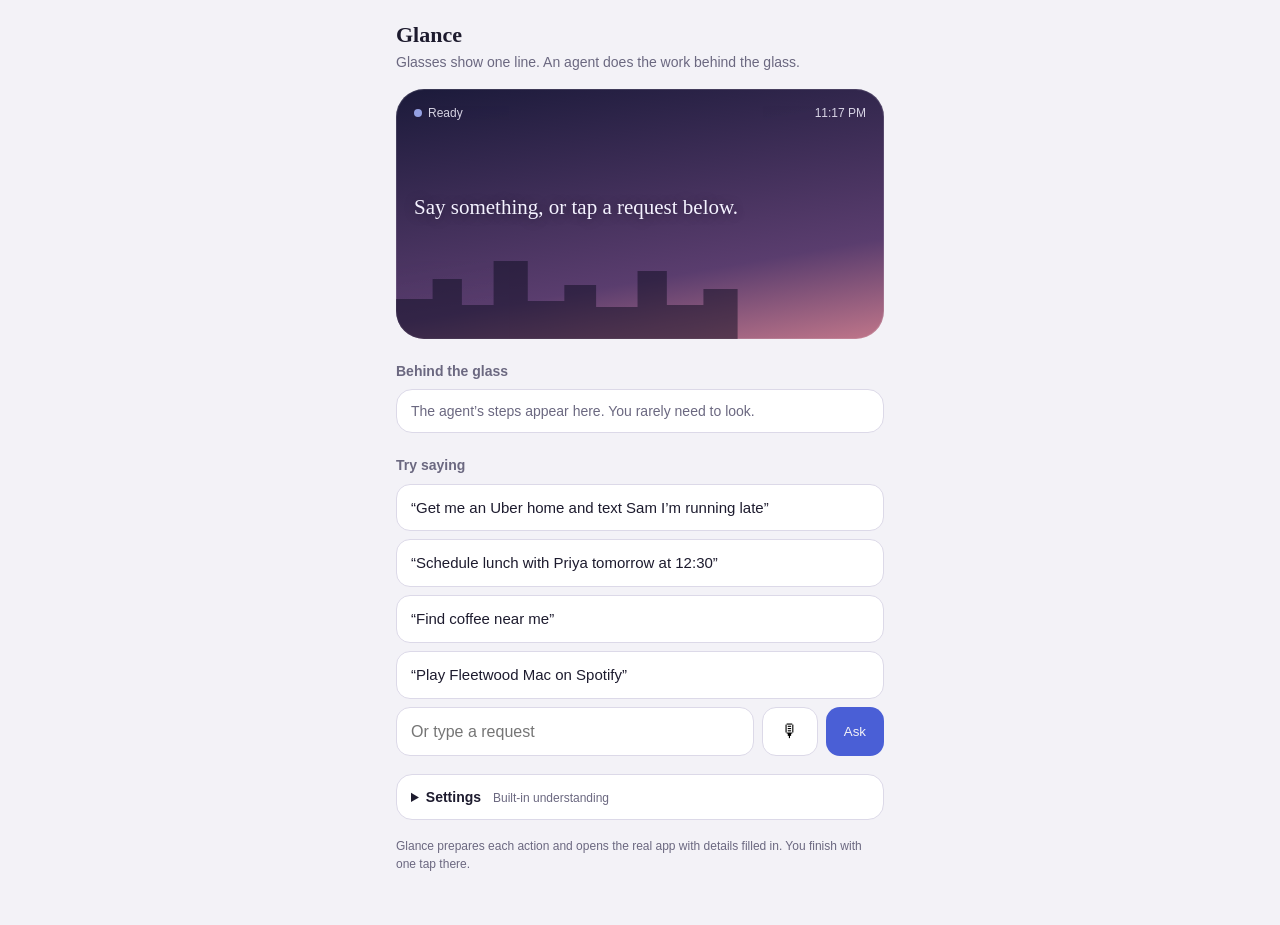
<file: index.html>
<!DOCTYPE html>
<html lang="en">
<head>
<meta charset="utf-8">
<meta name="viewport" content="width=device-width, initial-scale=1, viewport-fit=cover">
<title>Glance</title>
<meta name="description" content="An agent and glasses interface prototype.">
<meta name="theme-color" content="#1b1a3a">
<link rel="manifest" href="manifest.webmanifest">
<link rel="icon" href="icons/icon-192.png">
<link rel="apple-touch-icon" href="icons/apple-touch-icon.png">
<meta name="apple-mobile-web-app-capable" content="yes">
<meta name="mobile-web-app-capable" content="yes">
<meta name="apple-mobile-web-app-title" content="Glance">
<meta name="apple-mobile-web-app-status-bar-style" content="black-translucent">
<link rel="stylesheet" href="styles.css">
</head>
<body>
<main>
  <h1>Glance</h1>
  <p class="sub">Glasses show one line. An agent does the work behind the glass.</p>

  <div class="lens" aria-live="polite">
    <svg class="city" viewBox="0 0 400 90" preserveAspectRatio="none" aria-hidden="true"><path d="M0 90V50h30V30h24v26h26V12h28v40h30V36h26v22h34V22h24v34h30V40h28v50z" fill="#0d0c20"/></svg>
    <div class="hud">
      <div class="top"><span><span class="dot" id="dot"></span><span id="status">Ready</span></span><span id="clock"></span></div>
      <div class="glance" id="glance">Say something, or tap a request below.</div>
      <button class="pinch" id="pinch">Pinch to confirm</button>
    </div>
  </div>

  <h2>Behind the glass</h2>
  <ul class="log" id="log"><li class="empty">The agent’s steps appear here. You rarely need to look.</li></ul>

  <h2>Try saying</h2>
  <div class="chips" id="chips"></div>
  <div class="row">
    <input id="q" placeholder="Or type a request" aria-label="Type a request" autocomplete="off">
    <button class="mic" id="mic" aria-label="Speak a request" hidden>🎙</button>
    <button class="go" id="go">Ask</button>
  </div>
  <details class="settings">
    <summary>Settings <span id="mode"></span></summary>
    <label>Contacts (one per line: Name, number, email)
      <textarea id="s-contacts" rows="4" placeholder="Sam, +15551234567, sam@example.com"></textarea></label>
    <label>Home address
      <input id="s-home" placeholder="12 Main St, Springfield" autocomplete="off"></label>
    <label>AI provider (must match your key)
      <select id="s-provider"><option value="groq">Groq</option><option value="openrouter">OpenRouter</option><option value="gemini">Google Gemini</option><option value="anthropic">Anthropic</option></select></label>
    <label>Model (leave blank for the default)
      <input id="s-model" placeholder="e.g. llama-3.3-70b-versatile" autocomplete="off"></label>
    <label>API key (optional, for understanding any phrasing) (optional, for understanding any phrasing)
      <input id="s-key" type="password" placeholder="Paste key here" autocomplete="off"></label>
    <p class="note">Saved on this device only. The key is sent only to the provider you chose when you give a command. Anyone with access to this phone could read it.</p>
  </details>
  <p class="note">Glance prepares each action and opens the real app with details filled in. You finish with one tap there.</p>
</main>
<script src="app.js"></script>
</body>
</html>
</file>
<file: styles.css>
:root{
  --bg:#f3f2f7;--ink:#1d1b2e;--mute:#6b6880;--card:#fff;--line:#dcd9e8;--acc:#4a5fd6;--ok:#2f8f6b;
  --sky1:#1b1a3a;--sky2:#5a3d6e;--hud:#f4f2ff;--hudacc:#a9b8ff;
}
@media (prefers-color-scheme:dark){
  :root{--bg:#0f0e1a;--ink:#ecebf7;--mute:#9a97b3;--card:#191830;--line:#2c2a48;--acc:#9db4ff;--ok:#6fd1a8}
}
*{box-sizing:border-box}
html{-webkit-text-size-adjust:100%}
body{margin:0;background:var(--bg);color:var(--ink);font:16px/1.45 -apple-system,"Segoe UI",Roboto,sans-serif;
  padding:env(safe-area-inset-top,0px) env(safe-area-inset-right,0px) env(safe-area-inset-bottom,0px) env(safe-area-inset-left,0px)}
main{max-width:520px;margin:0 auto;padding:18px 16px 40px}
h1{font:600 22px/1.2 "Iowan Old Style",Georgia,serif;margin:4px 0}
.sub{color:var(--mute);margin:0 0 16px;font-size:14px}
.lens{position:relative;height:250px;border-radius:28px;overflow:hidden;background:linear-gradient(170deg,var(--sky1),var(--sky2) 70%,#c0768a);box-shadow:inset 0 0 0 1px rgba(255,255,255,.12)}
.city{position:absolute;left:0;right:0;bottom:0;height:90px;opacity:.5;width:100%}
.hud{position:absolute;inset:0;padding:16px 18px;display:flex;flex-direction:column;color:var(--hud)}
.top{display:flex;justify-content:space-between;font-size:12px;opacity:.85}
.dot{display:inline-block;width:8px;height:8px;border-radius:50%;background:var(--hudacc);margin-right:6px}
.dot.on{animation:p 1s infinite}
@keyframes p{50%{opacity:.25}}
.glance{margin:auto 0;font:500 21px/1.3 "Iowan Old Style",Georgia,serif;text-shadow:0 1px 12px rgba(0,0,0,.4);min-height:56px}
.glance small{display:block;font:400 13px/1.4 -apple-system,"Segoe UI",Roboto,sans-serif;opacity:.8;margin-top:4px}
.pinch{display:none;align-self:flex-start;border:1px solid var(--hudacc);background:rgba(169,184,255,.16);color:var(--hud);border-radius:999px;padding:10px 18px;font:500 14px/1 inherit;cursor:pointer}
.pinch.show{display:inline-block}
h2{font-size:14px;margin:22px 0 8px;color:var(--mute);font-weight:600}
.log{list-style:none;margin:0;padding:0;background:var(--card);border:1px solid var(--line);border-radius:16px}
.log li{display:flex;gap:10px;padding:11px 14px;border-bottom:1px solid var(--line);font-size:14px}
.log li:last-child{border:0}
.log .ic{width:18px;flex:none;text-align:center;color:var(--mute)}
.log li.done .ic{color:var(--ok)}
.log b{font-weight:600}
.log .d{display:block;color:var(--mute);font-size:13px}
.empty{padding:14px;color:var(--mute);font-size:14px}
.chips{display:flex;flex-direction:column;gap:8px}
.chip{text-align:left;background:var(--card);color:var(--ink);border:1px solid var(--line);border-radius:14px;padding:12px 14px;font:inherit;font-size:15px;cursor:pointer}
.row{display:flex;gap:8px;margin-top:8px}
input{flex:1;min-width:0;border:1px solid var(--line);background:var(--card);color:var(--ink);border-radius:14px;padding:12px 14px;font:inherit;font-size:16px}
.go,.mic{border:0;border-radius:14px;padding:0 18px;font:600 15px/1 inherit;cursor:pointer}
.go{background:var(--acc);color:var(--bg)}
.mic{background:var(--card);border:1px solid var(--line);font-size:18px}
.mic.live{background:var(--acc)}
.note{color:var(--mute);font-size:12px;margin-top:18px}
button:focus-visible,input:focus-visible{outline:2px solid var(--acc);outline-offset:2px}
@media (prefers-reduced-motion:reduce){.dot.on{animation:none}}

.acts{display:flex;flex-wrap:wrap;gap:8px}
.act{display:inline-block;background:var(--acc);color:var(--bg);border:0;border-radius:999px;padding:9px 16px;font:600 14px/1 inherit;text-decoration:none;cursor:pointer}

.settings{margin-top:18px;background:var(--card);border:1px solid var(--line);border-radius:16px;padding:12px 14px}
.settings summary{cursor:pointer;font-weight:600;font-size:14px}
.settings summary span{color:var(--mute);font-weight:400;margin-left:8px;font-size:12px}
.settings label{display:block;font-size:13px;color:var(--mute);margin-top:12px}
.settings input,.settings textarea{display:block;width:100%;margin-top:4px;border:1px solid var(--line);background:var(--bg);color:var(--ink);border-radius:10px;padding:10px;font:inherit;font-size:16px}
.acts{display:flex;flex-wrap:wrap;gap:8px;margin-top:6px}
.settings select{display:block;width:100%;margin-top:4px;border:1px solid var(--line);background:var(--bg);color:var(--ink);border-radius:10px;padding:10px;font:inherit;font-size:16px}
</file>
